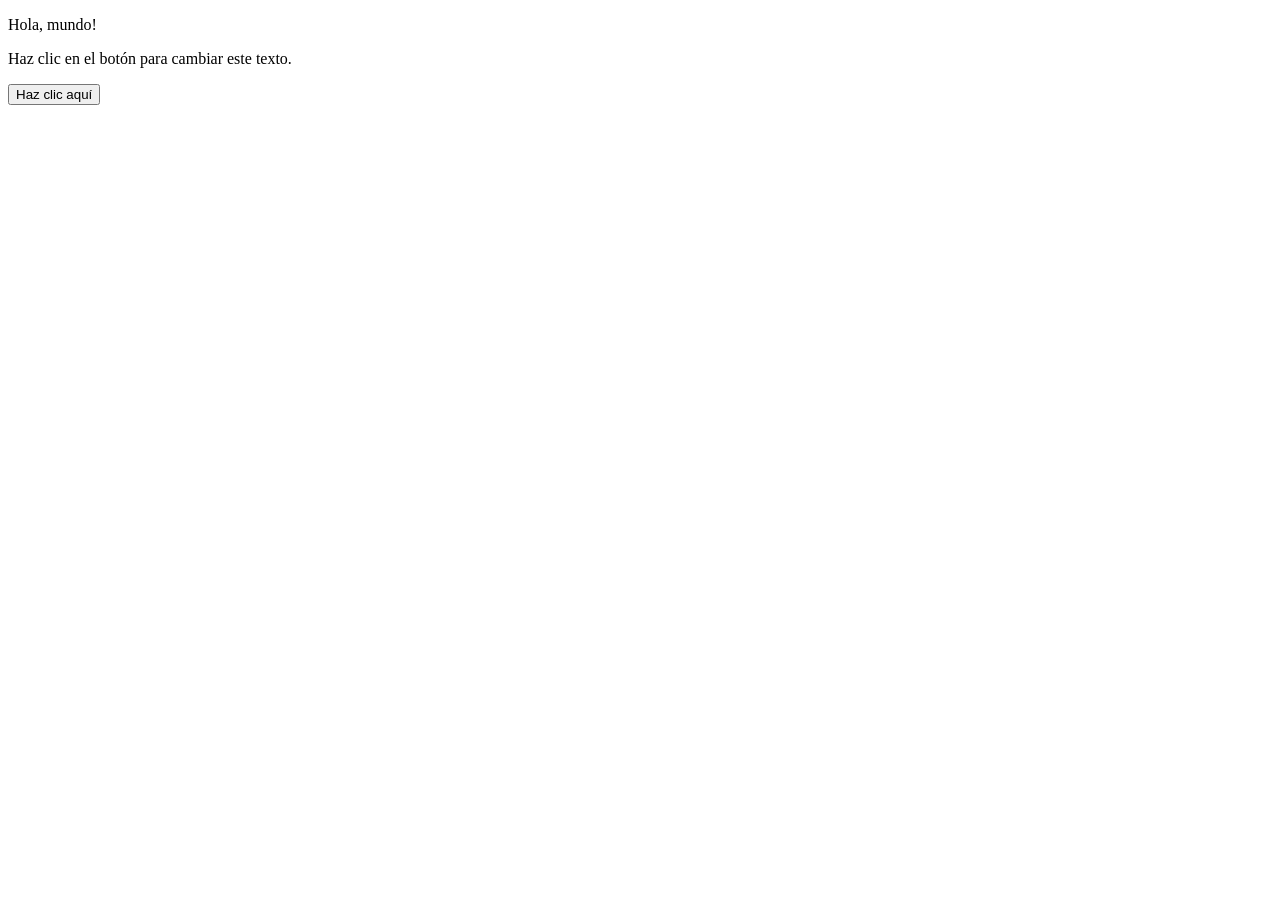
<file: Laboratorios/primer-ejercicio-javascript/index.html>
<!DOCTYPE html>
<html lang="es">
<head>
    <meta charset="UTF-8">
    <meta name="viewport" content="width=device-width, initial-scale=1.0">
    <title>Document</title>
</head>
<body>
    <p>
        Hola, mundo!
    </p>

    <p id="demo">
        Haz clic en el botón para cambiar este texto.
    </p>

    <button onclick="document.getElementById('demo').innerHTML = '¡Has hecho clic en el botón!'">
        Haz clic aquí
    </button>
</body>
</html>
</file>
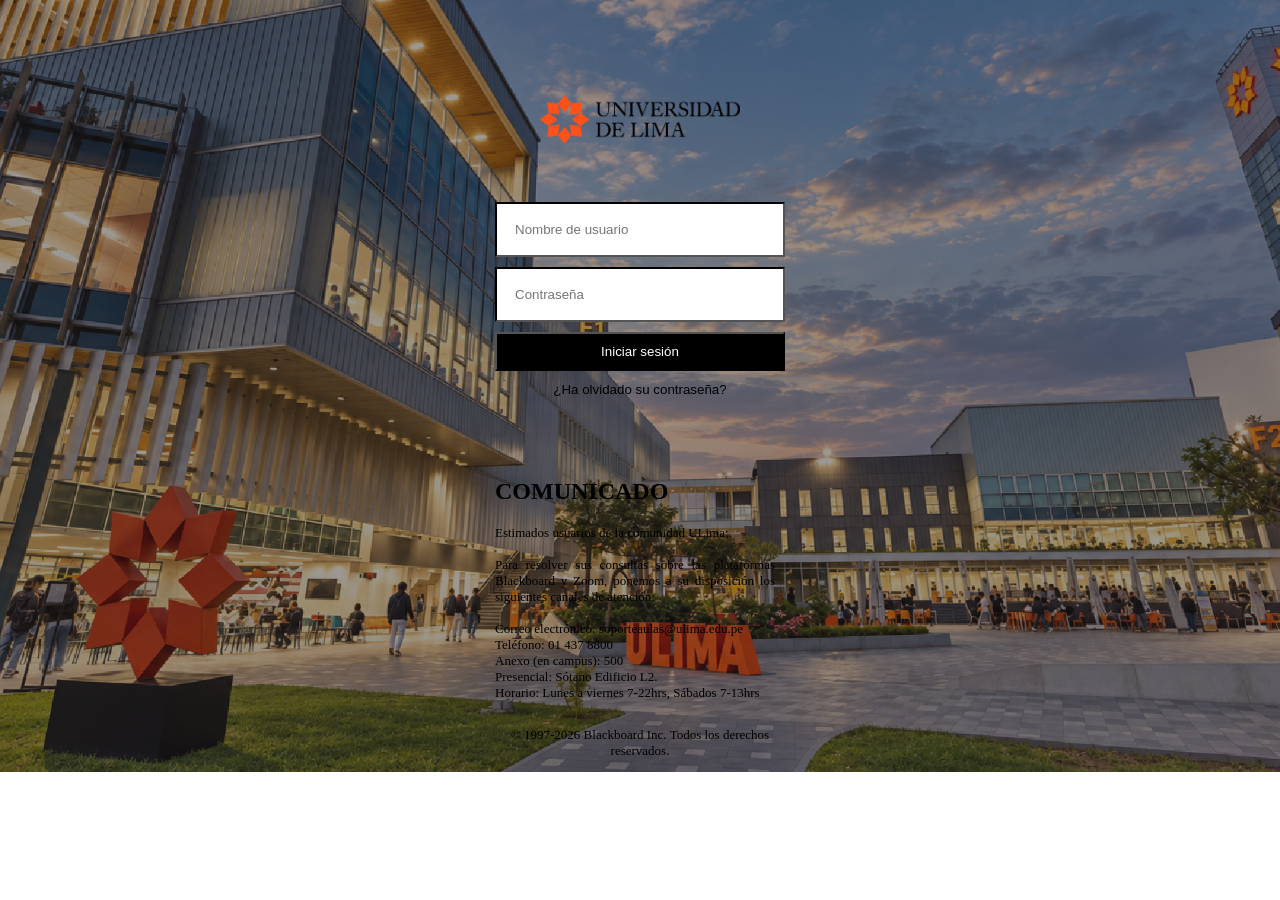
<file: Laboratorios/replica-login-bb/index.html>
<!DOCTYPE html>
<html lang="es">
    <head>
        <meta charset="UTF-8"/>
        <meta name="viewport" content="width=device-width, initial-scale=1.0"/>

        <title>Blackboard</title>

        <link rel="stylesheet" href="style.css"/>
    </head>


    <body>
        <header>
            <div>
                <img src="resources/CustomLoginLogo.png" alt="LogoULima"/>
            </div>
        </header>

        <main>
            <section class="login">
                <input type="text" name="usuario" placeholder="Nombre de usuario">
                
                <input type="password" name="contraseña" placeholder="Contraseña">
                
                <button class="btn-login">Iniciar sesión</button>

                <button class="btn-forgot">¿Ha olvidado su contraseña?</button>
            </section>

            <section class="info">
                <h2>COMUNICADO</h2>
                <p id="mensaje">
                    Estimados usuarios de la comunidad ULima: <br> <br>
                    Para resolver sus consultas sobre las plataformas Blackboard y Zoom, ponemos a su disposición los siguientes canales de atención: <br> <br>
                    Correo electrónico: soporteaulas@ulima.edu.pe<br>
                    Teléfono: 01 437 8800 <br>
                    Anexo (en campus): 500 <br>
                    Presencial: Sótano Edificio L2.<br>
                    Horario: Lunes a viernes 7-22hrs, Sábados 7-13hrs
                </p>
            </section>
        </main>

        <footer>
            <p>
                &copy; 1997-2026 Blackboard Inc. Todos los derechos reservados.
            </p>
        </footer>
    </body>
</html>
</file>
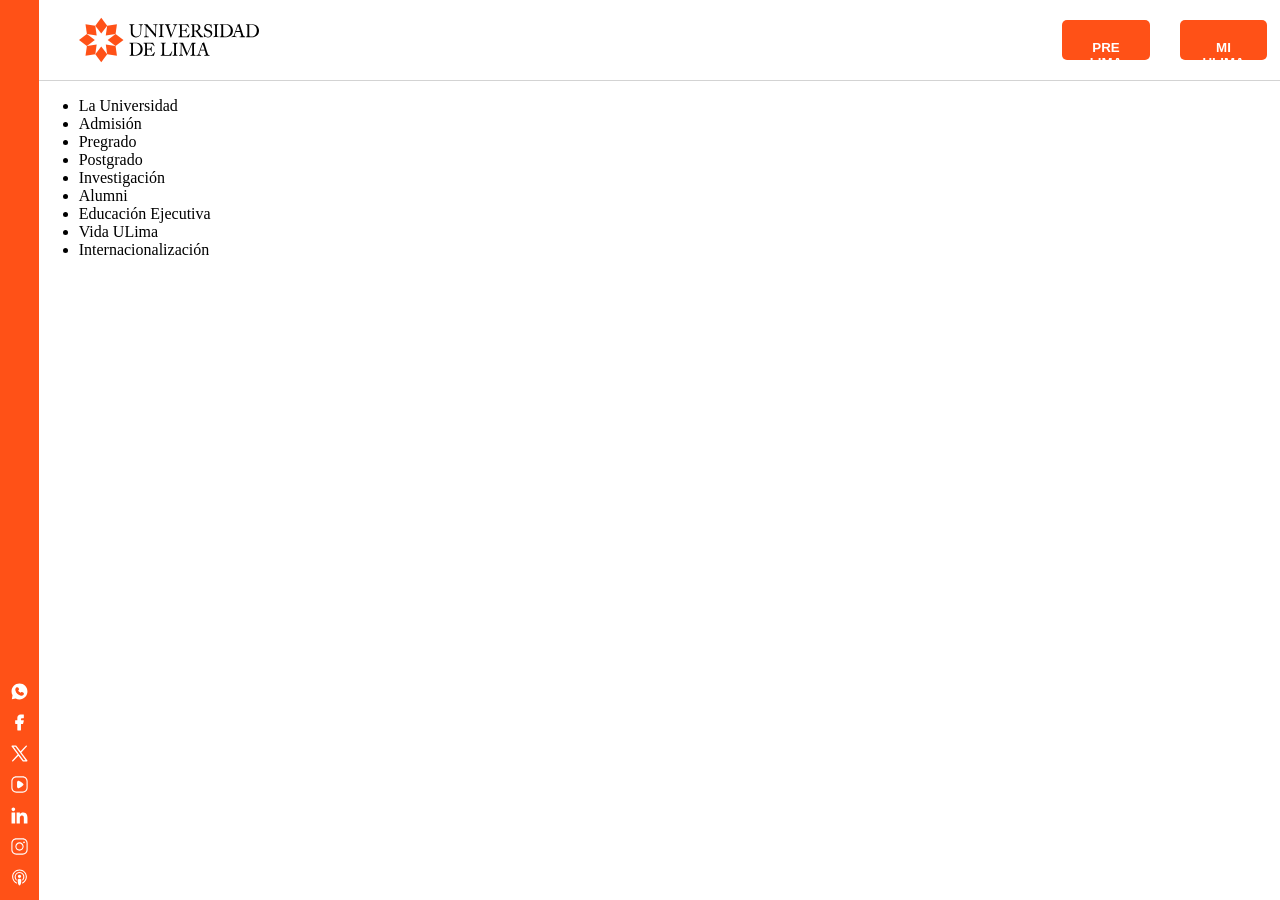
<file: Laboratorios/replica-pagina-ulima/index.html>
<!DOCTYPE html>
<html lang="es">
    <head>
        <meta charset="UTF-8">
        <meta name="viewport" content="width=device-width, initial-scale=1.0">
        <title>Replicando la página de la Universidad de Lima</title>
        <link rel="stylesheet" href="style.css">
    </head>

    <body>
        <aside>
            <ul>
                <li>
                    <img src="resources/wsp_icon_white.svg" alt="Icono de WhatsApp"/>
                </li>
                <li>
                    <img src="resources/fb_icon_white.svg" alt="Icono de Facebook"/>
                </li>
                <li>
                    <img src="resources/x_icon_white.svg" alt="Icono de X"/>
                </li>
                <li>
                    <img src="resources/yt_icon_white.svg" alt="Icono de YouTube"/>
                </li>
                <li>
                    <img src="resources/lk_icon_white.svg" alt="Icono de LinkedIn"/>
                </li>
                <li>
                    <img src="resources/ig_icon_white.svg" alt="Icono de Instagram"/>
                </li>
                <li>
                    <img src="resources/pd_icon_white.svg" alt="Icono de TikTok"/>
                </li>
            </ul>
        </aside>

        <main>
            <header>
            <img src="resources/logo.svg" alt="Logo de la Universidad de Lima" class="logo"/>
            <button class="bttnPreLima">PRE LIMA</button>
            <button class="bttnMiUlima">MI ULIMA</button>
            <button class="bttnEs">ES</button>
            <button class="bttnEn">EN</button>
            <div class="bttnBuscador">
                
            </div>
            </header>
            <nav>
                <ul>
                    <li>La Universidad</li>
                    <li>Admisión</li>
                    <li>Pregrado</li>
                    <li>Postgrado</li>
                    <li>Investigación</li>
                    <li>Alumni</li>
                    <li>Educación Ejecutiva</li>
                    <li>Vida ULima</li>
                    <li>Internacionalización</li>
                </ul>
            </nav>
            <section>

            </section>
        </main>

        <footer>

        </footer>
    </body>
</html>
</file>
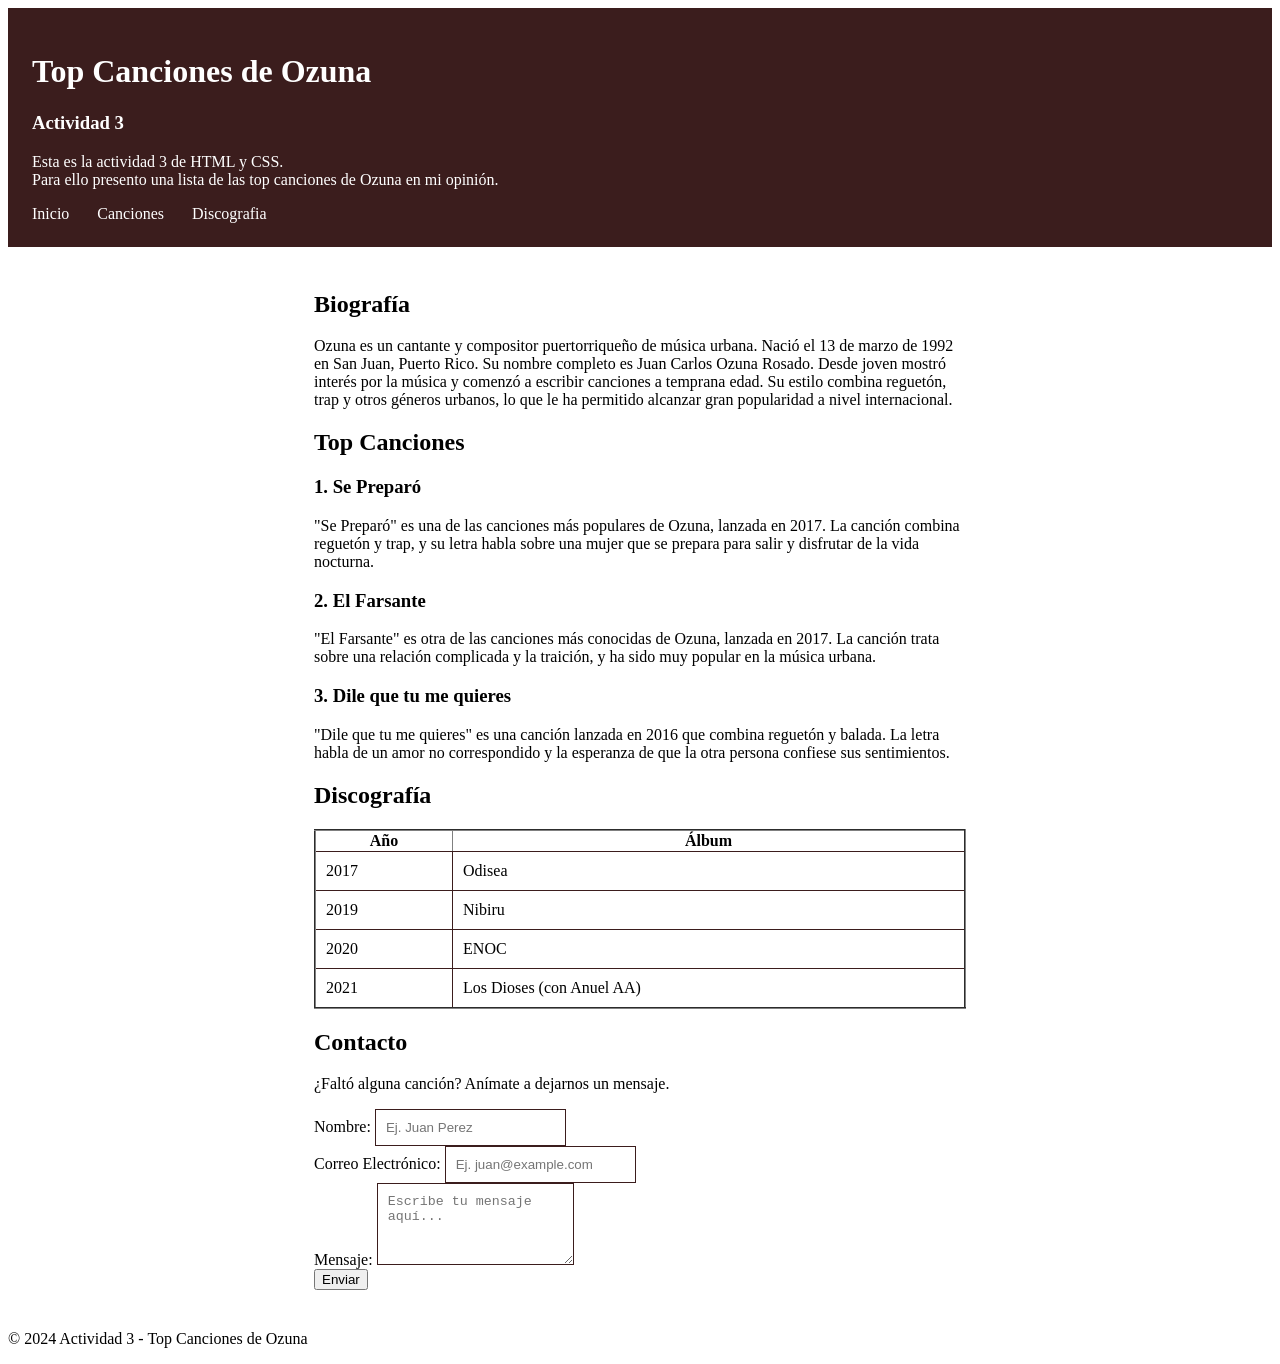
<file: Tareas/actividad-3-html-y-css/index.html>
<!DOCTYPE html>
<html lang="es">
<head>
    <meta charset="UTF-8">
    <meta name="viewport" content="width=device-width, initial-scale=1.0">
    <title>Actividad 3</title>
    <link rel="stylesheet" href="style.css">
</head>

<body>
    <header>
        <h1>Top Canciones de Ozuna</h1>
        <h3>Actividad 3</h3>
        <p>
            Esta es la actividad 3 de HTML y CSS.<br>
            Para ello presento una lista de las top canciones de Ozuna en mi opinión.
        </p>
        <nav>
            <a href="#biografia">Inicio</a>
            <a href="#canciones">Canciones</a>
            <a href="#discografia">Discografia</a>
        </nav>
    </header>
    
    <main>
        <section id="biografia">
            <h2>Biografía</h2>
            <p>
                Ozuna es un cantante y compositor puertorriqueño de música urbana. 
                Nació el 13 de marzo de 1992 en San Juan, Puerto Rico. 
                Su nombre completo es Juan Carlos Ozuna Rosado. 
                Desde joven mostró interés por la música y comenzó a escribir canciones a temprana edad. 
                Su estilo combina reguetón, trap y otros géneros urbanos, lo que le ha permitido alcanzar gran popularidad a nivel internacional.
            </p>
        </section>
        <section id="canciones">
            <!--<h2>Top Canciones</h2>
            <ol>
                <li>Se Preparó</li>
                <li>Caramelo</li>
                <li>Te Boté</li>
                <li>Vaina Loca</li>
                <li>La Modelo</li>
            </ol>-->

            <h2>Top Canciones</h2>
            <article>
                <h3>1. Se Preparó</h3>
                <p>
                    "Se Preparó" es una de las canciones más populares de Ozuna, lanzada en 2017. 
                    La canción combina reguetón y trap, y su letra habla sobre una mujer que se prepara para salir y disfrutar de la vida nocturna.
                </p>
            </article>
            <article>
                <h3>2. El Farsante</h3>
                <p>
                    "El Farsante" es otra de las canciones más conocidas de Ozuna, lanzada en 2017. 
                    La canción trata sobre una relación complicada y la traición, y ha sido muy popular en la música urbana.
                </p>
            </article>
            <article>
                <h3>3. Dile que tu me quieres</h3>
                <p>
                    "Dile que tu me quieres" es una canción lanzada en 2016 que combina reguetón y balada. 
                    La letra habla de un amor no correspondido y la esperanza de que la otra persona confiese sus sentimientos.
                </p>
            </article>
        </section>
        <section id="discografia">
            <h2>Discografía</h2>
            <!--<ul>
                <li>Odisea (2017)</li>
                <li>Nibiru (2019)</li>
                <li>ENOC (2020)</li>
                <li>Los Dioses (con Anuel AA) (2021)</li>
            </ul>-->

            <table border="2">
                <thead>
                    <tr>
                        <th>Año</th>
                        <th>Álbum</th>
                    </tr>
                </thead>
                <tbody>
                    <tr>
                        <td>2017</td>
                        <td>Odisea</td>
                    </tr>
                    <tr>
                        <td>2019</td>
                        <td>Nibiru</td>
                    </tr>
                    <tr>
                        <td>2020</td>
                        <td>ENOC</td>
                    </tr>
                    <tr>
                        <td>2021</td>
                        <td>Los Dioses (con Anuel AA)</td>
                    </tr>
                </tbody>
            </table>
        </section>
        <section id="contacto">
            <h2>Contacto</h2>
            <p>¿Faltó alguna canción? Anímate a dejarnos un mensaje.</p>
            <form action="#" method="post">
                <div>
                    <label for="nombre">Nombre:</label>
                    <input type="text" id="nombre" name="nombre" placeholder="Ej. Juan Perez" required>
                </div>
                <div>
                    <label for="email">Correo Electrónico:</label>
                    <input type="email" id="email" name="email" placeholder="Ej. juan@example.com" required>
                </div>
                <div>
                    <label for="mensaje">Mensaje:</label>
                    <textarea id="mensaje" name="mensaje" rows="4" placeholder="Escribe tu mensaje aquí..." required></textarea>
                </div>

                <button type="submit">Enviar</button>
            </form>
        </section>
    </main>

    <footer>
        <p>&copy; 2024 Actividad 3 - Top Canciones de Ozuna</p>
    </footer>
</body>
</html>
</file>
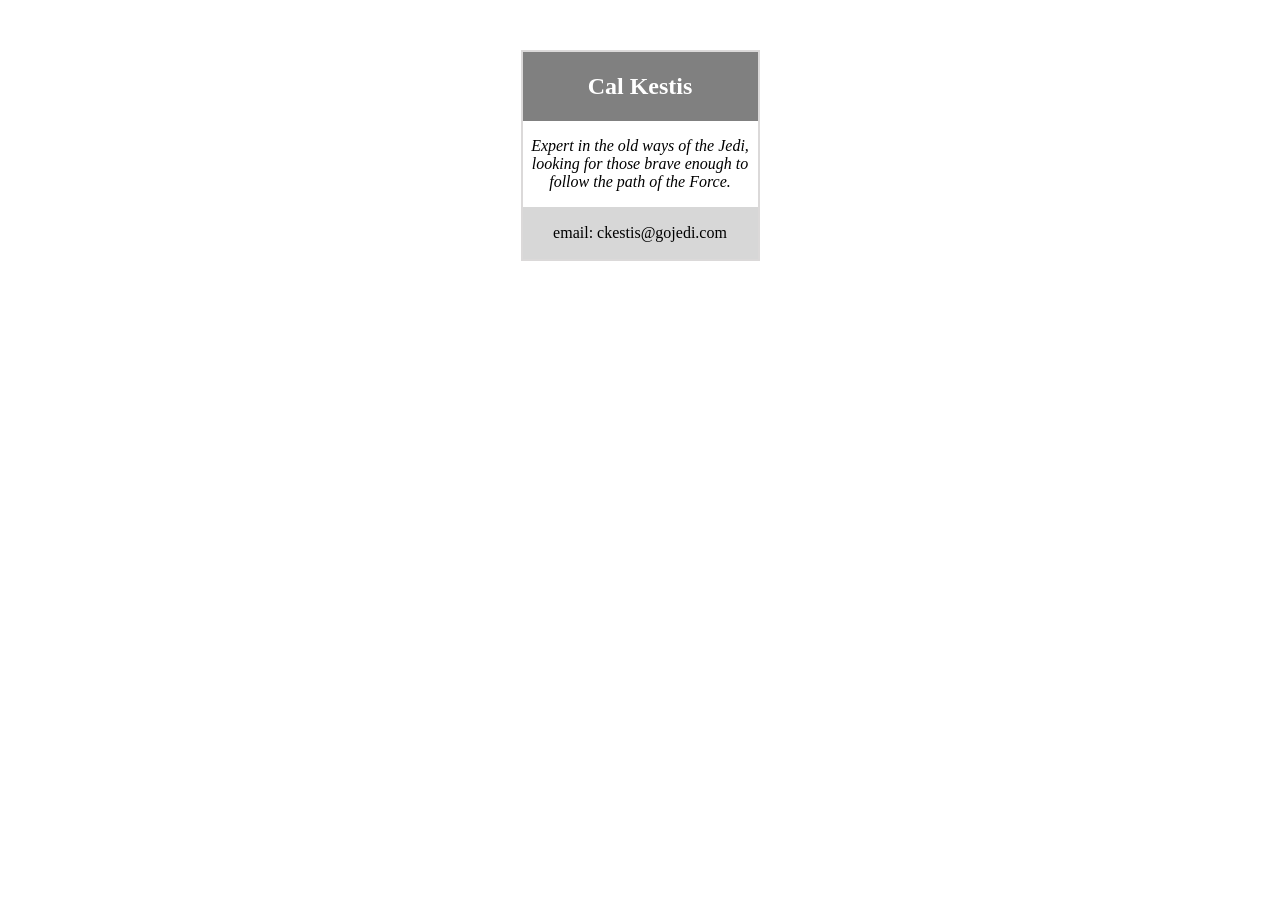
<file: Laboratorios/repaso-examen-1/card/index.html>
<!DOCTYPE html>
<html lang="en">
<head>
    <meta charset="UTF-8">
    <meta name="viewport" content="width=device-width, initial-scale=1.0">
    <title>Card</title>
    <link rel="stylesheet" href="./style.css"> 
</head>
<body>
    <div class="card">
        <div class="card-header">
            <h2>Cal Kestis</h2>
        </div>
        <div class="card-body">
            <p>Expert in the old ways of the Jedi, <br>
            looking for those brave enough to <br>
            follow the path of the Force.</p>
        </div>
        <div class="card-footer">
            <p>email: ckestis@gojedi.com</p>
        </div>
    </div>
</body>
</html>
</file>
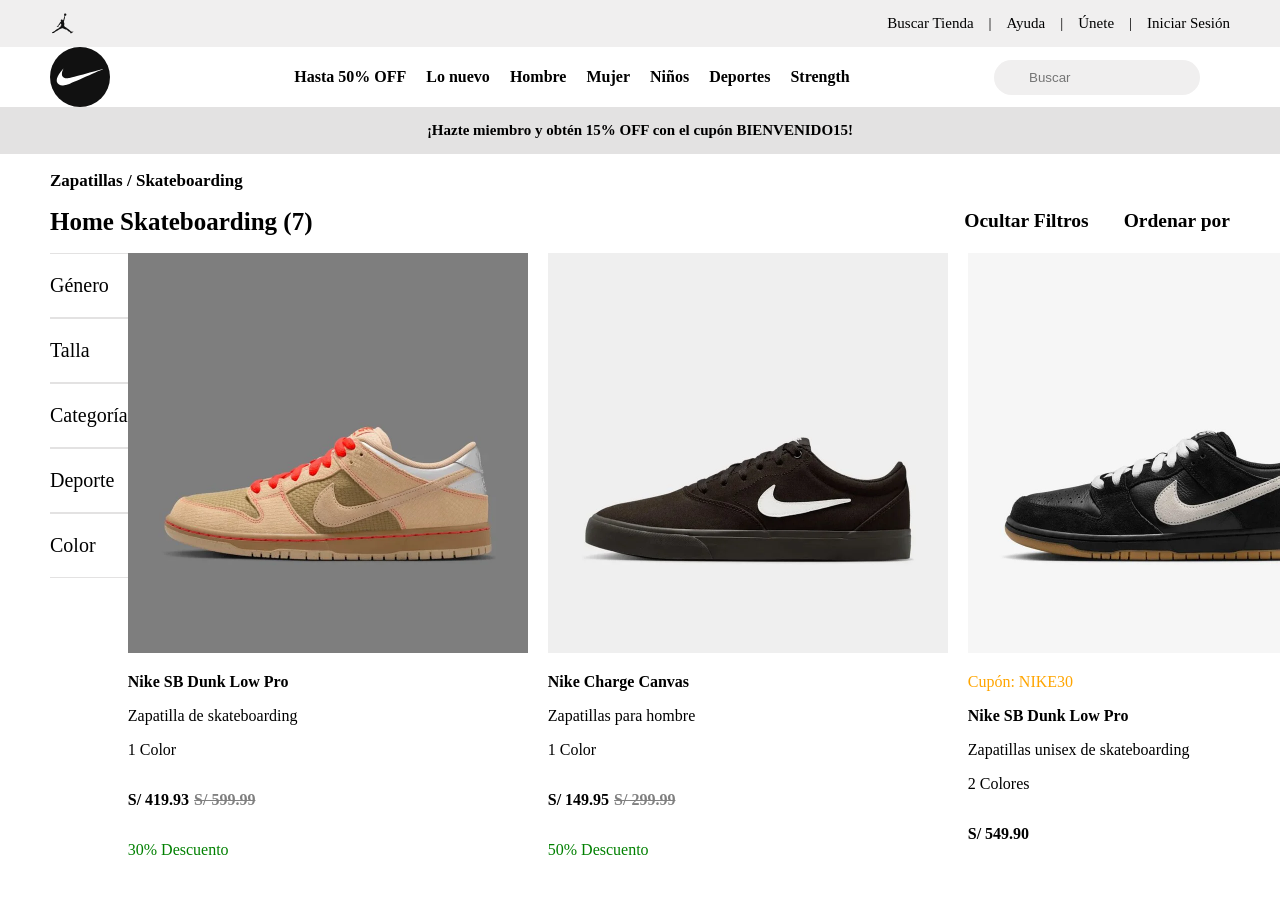
<file: Laboratorios/repaso-examen-1/nike-page/index.html>
<!DOCTYPE html>
<html lang="es">
<head>
    <meta charset="UTF-8">
    <meta name="viewport" content="width=device-width, initial-scale=1.0">
    <title>Nike</title>
    <link rel="stylesheet" href="style.css">
</head>

<body>
    <header>
        <div class="topBar">
            <img src="resources/jordan.svg" alt="Logo de Jordan" id="jordanLogo">
            <nav >
                <ul>
                    <li>Buscar Tienda</li>
                    <li>|</li>
                    <li>Ayuda</li>
                    <li>|</li>
                    <li>Únete</li>
                    <li>|</li>
                    <li>Iniciar Sesión</li>
                </ul>
            </nav>
        </div>
        <div class="secondBar">
            <img src="resources/favicon.svg" alt="Logo de Nike" id="nikeLogo">
            <nav>
                <ul>
                    <li>Hasta 50% OFF</li>
                    <li>Lo nuevo</li>
                    <li>Hombre</li>
                    <li>Mujer</li>
                    <li>Niños</li>
                    <li>Deportes</li>
                    <li>Strength</li>
                </ul>
            </nav>
            <input type="text" id="searchBar" placeholder="Buscar"></input>
        </div>
        <div class="bottomBar">
            <p>¡Hazte miembro y obtén 15% OFF con el cupón BIENVENIDO15!</p>
        </div>
    </header>

    <main>
        <div class="concepto">
            <div class="info">
                <h3>Zapatillas / Skateboarding</h3>
                <h1>Home Skateboarding (7)</h1>
            </div>
            <div class="opciones">
                <h2>Ocultar Filtros</h2>
                <h2>Ordenar por</h2>
            </div>
        </div>
        <div class="catalogo">
            <section class="filtros">
                <div class="filtro">
                    <p>Género</p>
                </div>
                <div class="filtro">
                    <p>Talla</p>
                </div>
                <div class="filtro">
                    <p>Categoría</p>
                </div>
                <div class="filtro">
                    <p>Deporte</p>
                </div>
                <div class="filtro">
                    <p>Color</p>
                </div>
            </section>
            <section class="Zapatillas">
                <div class="Tarjeta">
                    <img src="resources/unoz.jpg" alt="Zapatilla 1" class="Zapatilla">
                    <p class="nombre">Nike SB Dunk Low Pro</p>
                    <p>Zapatilla de skateboarding</p>
                    <p>1 Color</p>
                    <div class="precio">
                        <p>S/ 419.93</p>
                        <p id="poriginal">S/ 599.99</p>
                    </div>
                    <p id="descuento">30% Descuento</p>
                </div>
                <div class="Tarjeta">
                    <img src="resources/dosz.jpg" alt="Zapatilla 2" class="Zapatilla">
                    <p class="nombre">Nike Charge Canvas</p>
                    <p>Zapatillas para hombre</p>
                    <p>1 Color</p>
                    <div class="precio">
                        <p>S/ 149.95</p>
                        <p id="poriginal">S/ 299.99</p>
                    </div>
                    <p id="descuento">50% Descuento</p>
                </div>
                <div class="Tarjeta">
                    <img src="resources/tresz.jpg" alt="Zapatilla 3" class="Zapatilla">
                    <p id="cupon">Cupón: NIKE30</p>
                    <p class="nombre">Nike SB Dunk Low Pro</p>
                    <p>Zapatillas unisex de skateboarding</p>
                    <p>2 Colores</p>
                    <div class="precio">
                        <p>S/ 549.90</p>
                    </div>
                </div>
            </section>
        </div>
    </main>
</body>
</html>
</file>
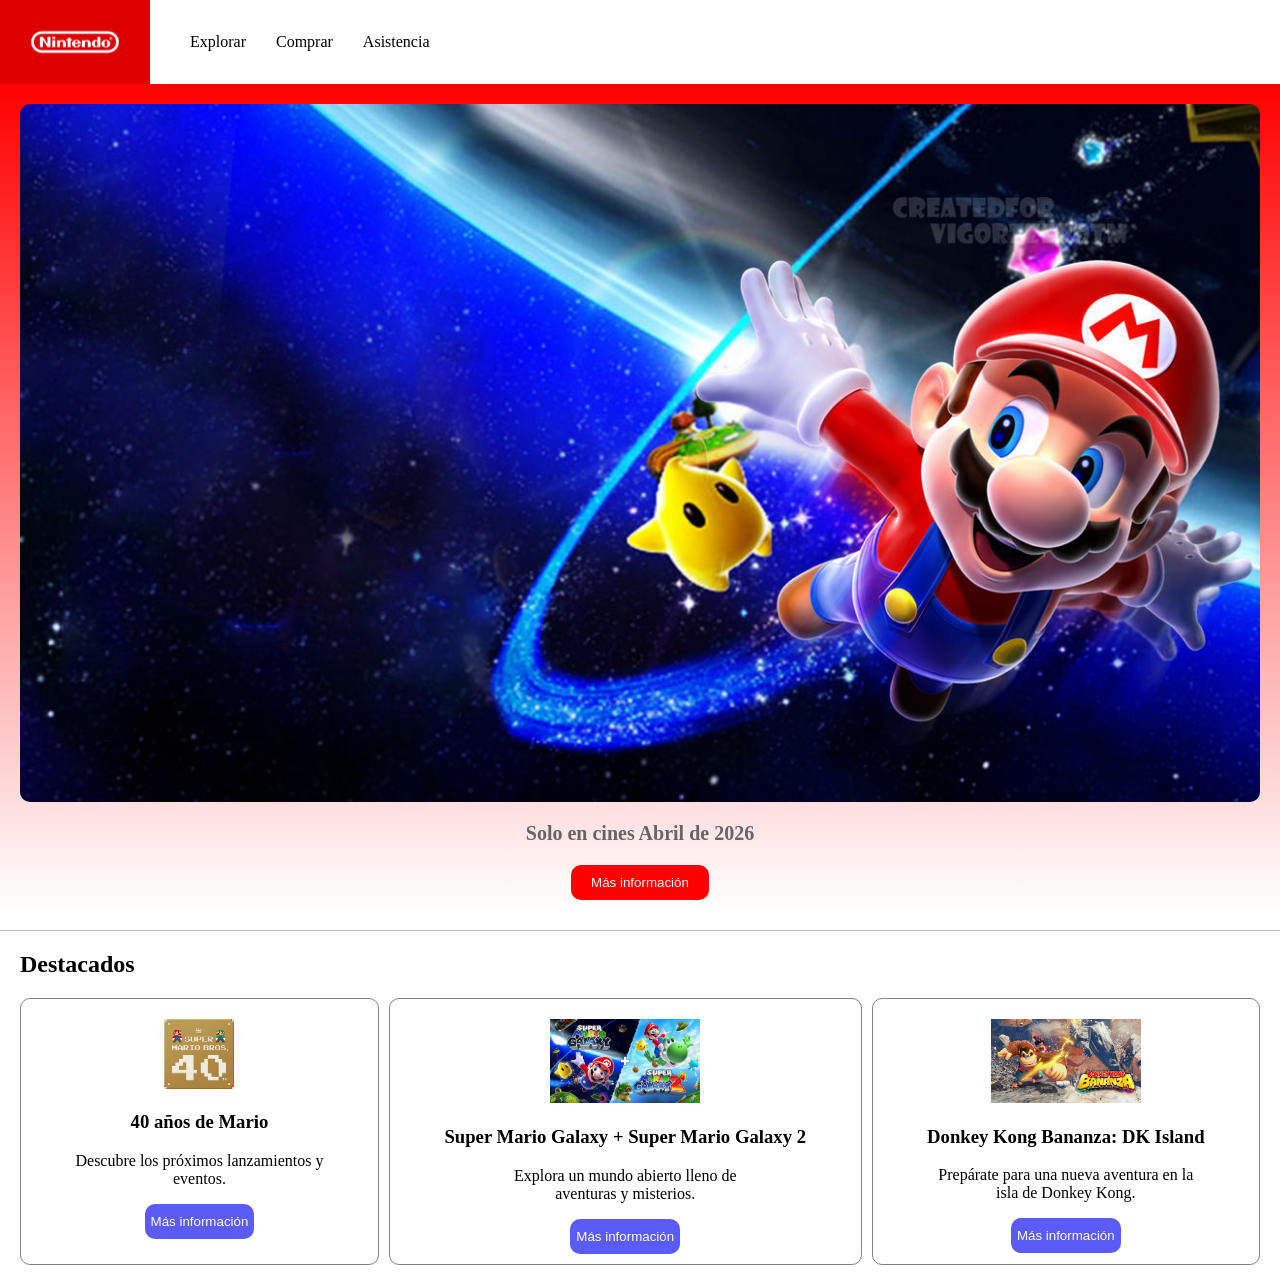
<file: Laboratorios/repaso-examen-1/nintendo-page/index.html>
<!DOCTYPE html>
<html lang="en">
<head>
    <meta charset="UTF-8">
    <meta name="viewport" content="width=device-width, initial-scale=1.0">
    <title>Nintendo</title>
    <link rel="stylesheet" href="style.css">
</head>
<body>
    <header>
        <img src="resources/nintendologo.png" alt="Nintendo logo" id="nintendologo"/>
        <ul>
            <li>Explorar</li>
            <li>Comprar</li>
            <li>Asistencia</li>
        </ul>
    </header>

    <div class="Anuncio">
        <img src="resources/galaxybanner.jpg" alt="Galaxy banner" id="galaxybanner"/>
        <p>Solo en cines Abril de 2026</p>
        <button>Más información</button>
    </div>

    <div class="Contenido">
        <h2>Destacados</h2>
        <div class="Destacados">
            <div class="tarjeta">
                <img src="resources/40anosdemario.jpg" alt="40 años de Mario" id="anosdemario"/>
                <h3>40 años de Mario</h3>
                <p>Descubre los próximos lanzamientos y <br>
                eventos.</p>
                <button>Más información</button>
            </div>
            <div class="tarjeta">
                <img src="resources/galaxy1y2.avif" alt="Super Mario Galaxy + Super Mario Galaxy 2" id="galaxy1y2"/>
                <h3>Super Mario Galaxy + Super Mario Galaxy 2</h3>
                <p>Explora un mundo abierto lleno de <br>
                aventuras y misterios.</p>
                <button>Más información</button>
            </div>
            <div class="tarjeta">
                <img src="resources/elmonobananza.avif" alt="Donkey Kong Bananza: DK Island" id="elmonobananza"/>
                <h3>Donkey Kong Bananza: DK Island</h3>
                <p>Prepárate para una nueva aventura en la <br>
                isla de Donkey Kong.</p>
                <button>Más información</button>
            </div>
        </div>
    </div>
</body>
</html>
</file>
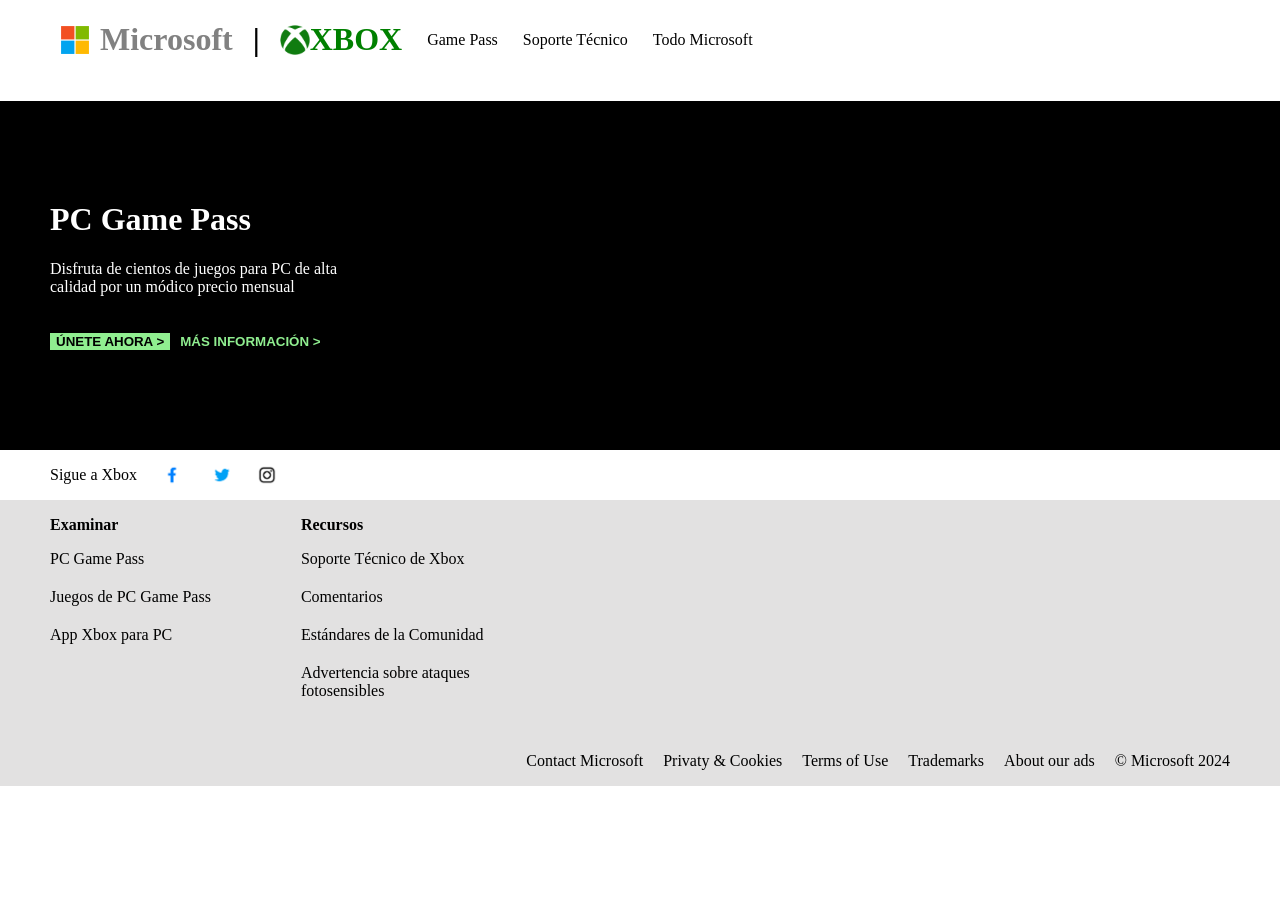
<file: Laboratorios/repaso-examen-1/xbox-page/index.html>
<!DOCTYPE html>
<html lang="es">
<head>
    <meta charset="UTF-8">
    <meta name="viewport" content="width=device-width, initial-scale=1.0">
    <title>Xbox</title>
    <link rel="stylesheet" href="style.css"/>
</head>
<body>
    <header>
        <img src="resources/mslogo.webp" alt="Microsoft Logo" id="MSlogo"/>
        <h1 id="MS">Microsoft</h1>
        <h1>|</h1>
        <img src="resources/xboxlogo.webp" alt="Xbox Logo" id="Xlogo"/>
        <h1 id="X">XBOX</h1>

        <nav>
            <ul>
                <li>Game Pass</li>
                <li>Soporte Técnico</li>
                <li>Todo Microsoft</li>
            </ul>
        </nav>
    </header>

    <div class="Main">
        <h1>PC Game Pass</h1>
        <p>Disfruta de cientos de juegos para PC de alta <br>
        calidad por un módico precio mensual</p>
        <div class="buttons">
            <button id="bttn1">ÚNETE AHORA ></button>
            <button id="bttn2">MÁS INFORMACIÓN ></button>
        </div>
    </div>

    <footer>
        <div class="Redes">
            <p>Sigue a Xbox</p>
            <img src="resources/facelogo.webp" alt="Facebook Logo" id="facelogo"/>
            <img src="resources/twitterlogo.webp" alt="Twitter Logo" id="twitterlogo"/>
            <img src="resources/iglogo.webp" alt="Instagram Logo" id="instalogo"/>
        </div>
        <div class="Contenido">
            <div class="Examinar">
                <p>Examinar</p>
                <ul>
                    <li>PC Game Pass</li>
                    <li>Juegos de PC Game Pass</li>
                    <li>App Xbox para PC</li>
                </ul>
            </div>
            <div class="Recursos">
                <p>Recursos</p>
                <ul>
                    <li>Soporte Técnico de Xbox</li>
                    <li>Comentarios</li>
                    <li>Estándares de la Comunidad</li>
                    <li>Advertencia sobre ataques<br>
                    fotosensibles</li>
                </ul>
            </div>
        </div>
        <div class="legal">
            <ul>
                <li>Contact Microsoft</li>
                <li>Privaty & Cookies</li>
                <li>Terms of Use</li>
                <li>Trademarks</li>
                <li>About our ads</li>
            </ul>
            <p>© Microsoft 2024</p>
        </div>
    </footer>
</body>
</html>
</file>
<file: Laboratorios/replica-login-bb/style.css>
:root {
    --primary-color: white;
    --color: black;
}

body {
    margin: 0;
    min-height: 25vh;
    display: flex;
    
    flex-direction: column;
    justify-content: center;
    align-items: center;

    background-image: url(resources/70662688);
    background-size: cover;
    background-repeat: no-repeat;
}

body header div img {
    width: 200px;
    display: block;
    padding-top: 95px;
    padding-bottom: 38px;
}

.login {
    display: flex;
    flex-direction: column;
    gap: 10px;
    margin-top: 20px;
}

.login input {
    padding: 18px;
    width: 250px;
    border-color: black;
}

.btn-login {
    padding: 10px 20px;
    background-color: black;
    color: white;
}

.btn-forgot {
    background-color: transparent;
    border: none;
    cursor: pointer;
}

.btn-forgot:hover {
    text-decoration: underline;
}

.info {
    padding-top: 60px;
    max-width: 280px;
}

#mensaje {
    font-size: small;
    text-align: justify;
}

body footer {
    font-size: small;
    max-width: 280px;
    text-align: center;
}
</file>
<file: Laboratorios/replica-pagina-ulima/style.css>
:root {
    --color-principal: #ff5117;
    --color-secundario: rgb(255, 255, 255);
}

html, body {
    margin: 0;
    display: flex;
}

aside {
    background-color: var(--color-principal);
    width: 40px;
    height: 100vh;
    align-content: end;
}

aside ul {
    list-style-type: none;
    margin: 0;
    padding: 0;
}

aside ul li img {
    width: 17px;
    padding-left: 11px;
    padding-right: 5px;
    padding-bottom: 10px;
    transition: transform 0.3s ease;
}

aside ul li img:hover {
    transform: scale(1.5);
}

main header {
    display: flex;
    width: 100%;
    justify-content: space-between;
}

main header img {
    margin-left: 40px;
    width: 180px;
    margin-right: 803px;
}

header button:hover {
    background-color: var(--color-principal);
}

.bttnPreLima {
    margin-top: 20px;
    margin-right: 30px;
    height: 30px;
    background-color: var(--color-principal);
    color: white;
    font-weight: bold;
    border: none;
    border-radius: 5px;
    padding: 20px;
}

.bttnMiUlima {
    margin-top: 20px;
    margin-right: 30px;
    background-color: var(--color-principal);
    color: white;
    font-weight: bold;
    border: none;
    border-radius: 5px;
    padding: 20px;
    height: 30px;
}

.bttnEs {
    margin-top: 26px;
    margin-right: 10px;
    height: 32px;
    background-color: var(--color-principal);
    color: white;
    font-weight: bold;
    border: none;
    border-radius: 5px;
    padding: 5px;
}

.bttnEn {
    margin-top: 26px;
    margin-right: 20px;
    padding: 10px;
    height: 32px;
    background-color: white;
    color: black;
    border: none;
}

.bttnBuscador {
    width: 80px;
    height: 80px;
    background-color: var(--color-principal);
    color: white;
}

nav {
    border-top: solid 0.5px lightgray;
    

}
</file>
<file: Tareas/actividad-3-html-y-css/style.css>
:root {
    --color-principal: rgb(59, 29, 29);
    --color-secundario: white;
    --fuente-base: 16px;
    --espaciado-base: 1.5rem;
}

* {
    box-sizing: border-box;
}

header {
    background-color: var(--color-principal);
    padding: var(--espaciado-base);
    color: white;
}

nav a {
    text-decoration: none;
    color: white;
    margin-right: var(--espaciado-base);
}

main {
    max-width: 700px;
    margin: 0 auto;
    padding: var(--espaciado-base);
}

table {
    border-collapse: collapse;
    padding: var(--espaciado-base);
    width: 100%;
}

td, td {
    padding: 10px;
    border: 1px solid var(--color-principal);
}

input, textarea {
    border: 1px solid var(--color-principal);
    padding: 10px;
}

input:focus, textarea:focus {
    outline: 2px solid var(--color-principal);
    border-color: var(--color-principal);
}

@media (max-width: 768px) {
    nav {
        display: flex;
        flex-direction: column;
    }

    nav a {
        margin-bottom: 10px;
        margin-right: 0;
    }
}
</file>
<file: Laboratorios/repaso-examen-1/card/style.css>
.card {
    width: 235px;   
    text-align: center;
    margin: 50px auto;
    border: 2px solid rgb(219, 217, 217);
}

.card-header {
    background-color: gray;
    color: white;
    padding: 1px;
    margin: 0;
}

.card-body {
    font-style: italic;
    margin: 0;
}

.card-footer {
    background-color: rgb(215, 215, 215);
    margin: 0;
    padding: 1px;
}
</file>
<file: Laboratorios/repaso-examen-1/nike-page/style.css>
body {
    margin: 0;
    padding: 0;
}

.topBar {
    display: flex;
    background-color: rgb(240, 239, 239);
    font-size: 15px;
    justify-content: space-between;
}

#jordanLogo {
    padding-left: 50px;
}

.topBar nav ul {
    display: flex;
    list-style: none;
    gap: 15px;
    padding-right: 50px;
}

.secondBar{
    display: flex;
    font-weight: bold;
    justify-content: space-between;
    align-items: center;
    padding-left: 50px;
    padding-right: 80px;
}

#nikeLogo {
    width: 60px;
}

.secondBar nav ul {
    display: flex;
    list-style: none;
    gap: 20px;
}

#searchBar {
    border-radius: 30px;
    padding-left: 35px;
    border: none;
    background-color: rgb(240, 239, 239);
    padding-top: 10px;
    padding-bottom: 10px;
}

.bottomBar {
    display: flex;
    background-color: rgb(227, 226, 226);
    justify-content: center;
    font-weight: bold;
    font-size: 15px;
}

.filtros {
    padding-left: 50px;
}

.concepto {
    padding-left: 50px;
}

.concepto {
    display: flex;
    justify-content: space-between;
}

.concepto h3 {
    font-size: 17px;
}

.concepto h1 {
    font-size: 25px;
}

.concepto .opciones {
    display: flex;
    font-size: 13px;
    padding-right: 50px;
    padding-top: 40px;
    gap: 35px;
}

.catalogo {
    display:flex;
    justify-content: space-between;
    padding-right: 40px;
}

.filtro {
    border-top: 1px solid rgb(227, 226, 226);
    border-bottom: 1px solid rgb(227, 226, 226);
    width: 200%;
    font-size: 20px;
}

.Zapatillas {
    display: flex;
    gap: 20px;
}

.Tarjeta .nombre {
    font-weight: bold;
}

.Tarjeta .precio {
    font-weight: bold;
    display: flex;
    gap: 5px;
}

#poriginal {
    text-decoration: line-through;
    color: gray;
}

#descuento {
    color: green;
}

#cupon {
    color: orange;
}

.Zapatilla {
    width: 400px;
}
</file>
<file: Laboratorios/repaso-examen-1/nintendo-page/style.css>
body {
    margin: 0;
    padding: 0;
}

header {
    display: flex;
}

#nintendologo {
    width: 150px;    
}

header ul {
    padding-top: 17px;
    list-style: none;
    display: flex;
    gap: 30px;
}

.Anuncio {
    padding-top: 20px;
    padding-left: 20px;
    padding-right: 20px;
    text-align: center;
    background: linear-gradient(to bottom, red, white);
}

#galaxybanner {
    width: 100%;
    display: block;
    border-radius: 10px;
}

.Anuncio {
    padding-bottom: 10px;
}

.Anuncio p {
    font-weight: bold;
    color: rgb(102, 101, 101);
    font-size: 20px;
}

.Anuncio button {
    background-color: red;
    color: white;
    border: none;
    border-radius: 10px;
    padding-top: 10px;
    padding-bottom: 10px;
    padding-left: 20px;
    padding-right: 20px;
}

.Contenido h2 {
    border-top: 1px solid rgb(188, 185, 185);
    padding-left: 20px;
    padding-top: 20px;
}

.Destacados {
    display: flex;
    gap: 10px;
    padding-left: 20px;
    padding-right: 20px;
    padding-bottom: 20px;
}

.tarjeta {
    flex: auto;
    border: 1px solid rgb(130, 129, 129);
    border-radius: 10px;
    text-align: center;
    padding-left: 10px;
    padding-right: 10px;
    padding-bottom: 10px;
}

#anosdemario {
    padding-top: 20px;
    width: 70px;
}

#galaxy1y2 {
    padding-top: 20px;
    width: 150px;
}

#elmonobananza {
    padding-top: 20px;
    width: 150px;
}

.tarjeta button {
    background-color: rgb(91, 91, 248);
    color: white;
    border: none;
    border-radius: 10px;
    padding-top: 10px;
    padding-bottom: 10px;
}
</file>
<file: Laboratorios/repaso-examen-1/xbox-page/style.css>
body {
    margin: 0;
}

header {
    display: flex;
    background-color: white;
    color: black;
    align-items: center;
}

header ul {
    gap: 20px;
}

#MSlogo {
    margin: 0;
    width: 50px;
    height: 50px;
    padding-left: 50px;
}

#MS {
    margin: 0;
    color: rgb(129, 129, 129);
    padding-right: 20px;
}

#Xlogo {
    margin: 0;
    width: 30px;
    height: 30px;
    padding-left: 20px;
}

#X {
    color: green;
    padding-right: 25px;
}

nav ul {
    display: flex;
    list-style: none;
    padding: 0;
    margin: 0;
    gap: 25px;
}

.Main {
    background-color: black;
    color: white;
    padding: 0;
}

.Main button {
    font-weight: bold;
}

.Main h1 {
    padding-left: 50px;
    padding-top: 100px;
}

.Main p {
    padding-left: 50px;
}

.Main .buttons {
    padding-left: 50px;
    padding-bottom: 100px;
    padding-top: 20px;
}

#bttn1 {
    color: black;
    background-color: lightgreen;
    border: black;
}

#bttn2 {
    color: lightgreen;
    background-color: transparent;
    border: none;
}

.Redes {
    display: flex;
    padding-left: 50px;
}

.Redes p {
    padding-right: 20px;
}

#facelogo {
    padding-top: 10px;
    width: 30px;
    height: 30px;
    padding-right: 20px;
}

#twitterlogo {
    padding-top: 10px;
    width: 30px;
    height: 30px;
    padding-right: 20px;
}

#instalogo {
    padding-top: 15px;
    width: 20px;
    height: 20px;
    padding-right: 20px;
}

.Contenido {
    display: flex;
    padding-left: 10px;
    background-color: rgb(226, 225, 225);
}

.Contenido ul {
    list-style: none;
}

.Contenido li {
    padding-bottom: 20px;
}

.Contenido p {
    font-weight: bold;
    padding-left: 40px;
}

.Contenido .Examinar {
    padding-right: 50px;
}

.legal {
    display: flex;
    justify-content: flex-end;
    background-color: rgb(226, 225, 225); 
    padding-right: 50px;
}

.legal ul {
    display: flex;
    list-style: none;
    padding-right: 20px;
    gap: 20px;
}
</file>
